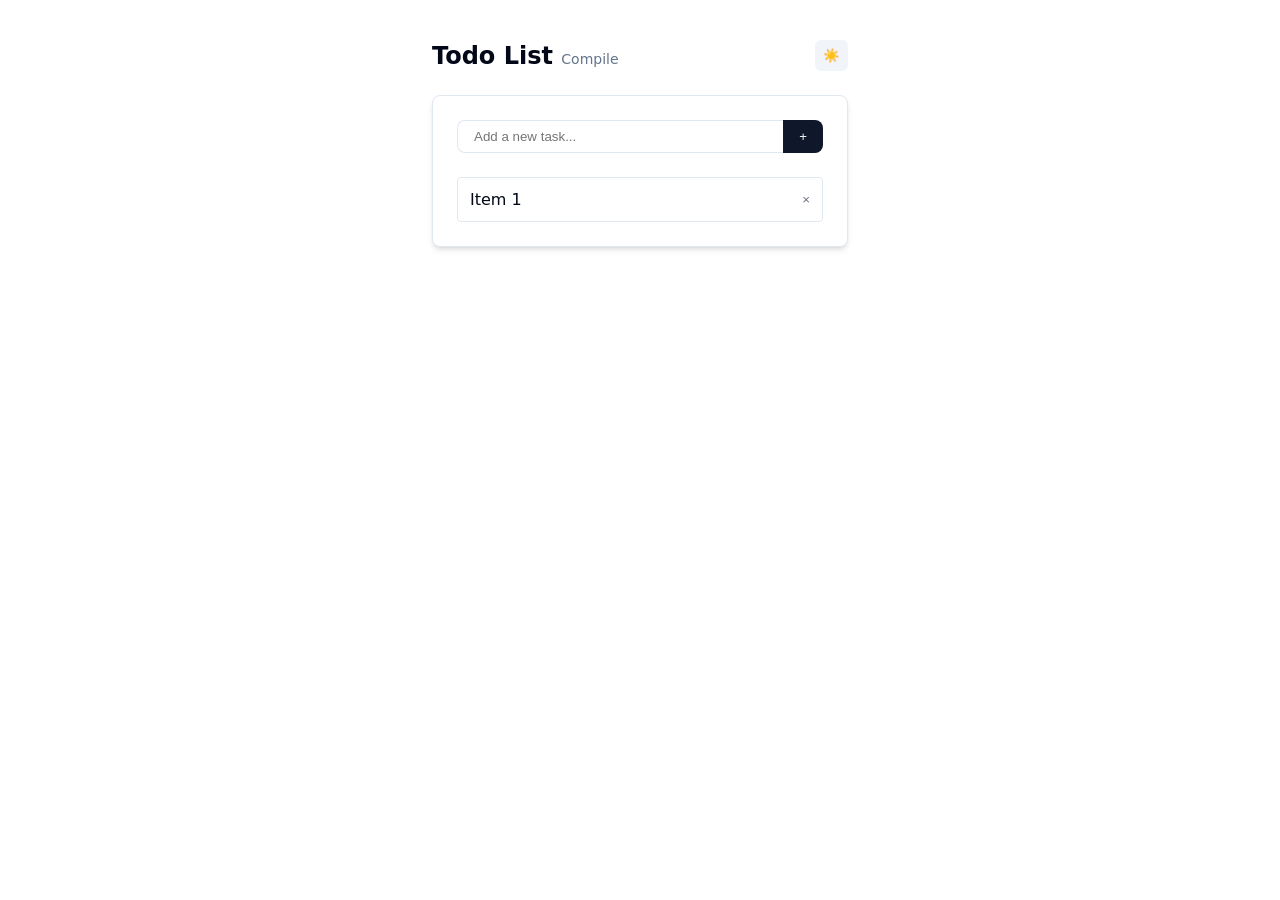
<file: compile/index.html>
<!DOCTYPE html>
<html lang="en">
  <head>
    <meta charset="UTF-8" />
    <meta name="viewport" content="width=device-width, initial-scale=1.0" />
    <title>Compile Todo List</title>
    <link rel="stylesheet" href="../shared/styles.css" />
    <script type="module" src="./usage.js"></script>
  </head>
  <body class="app">
    <div class="app-container">
      <div class="app-header">
        <h1 class="app-title">Todo List <span class="app-badge">Compile</span></h1>
        <button id="theme-toggle" class="theme-toggle">☀️</button>
      </div>

      <div class="card">
        <form id="todo-form" class="todo-form">
          <div class="todo-form-row">
            <input
              type="text"
              id="todo-input"
              placeholder="Add a new task..."
              class="todo-input"
              required
            />
            <button type="submit" class="todo-submit">+</button>
          </div>
        </form>

        <div id="todo-list" class="todo-list"></div>
      </div>
    </div>
  </body>
</html>
</file>
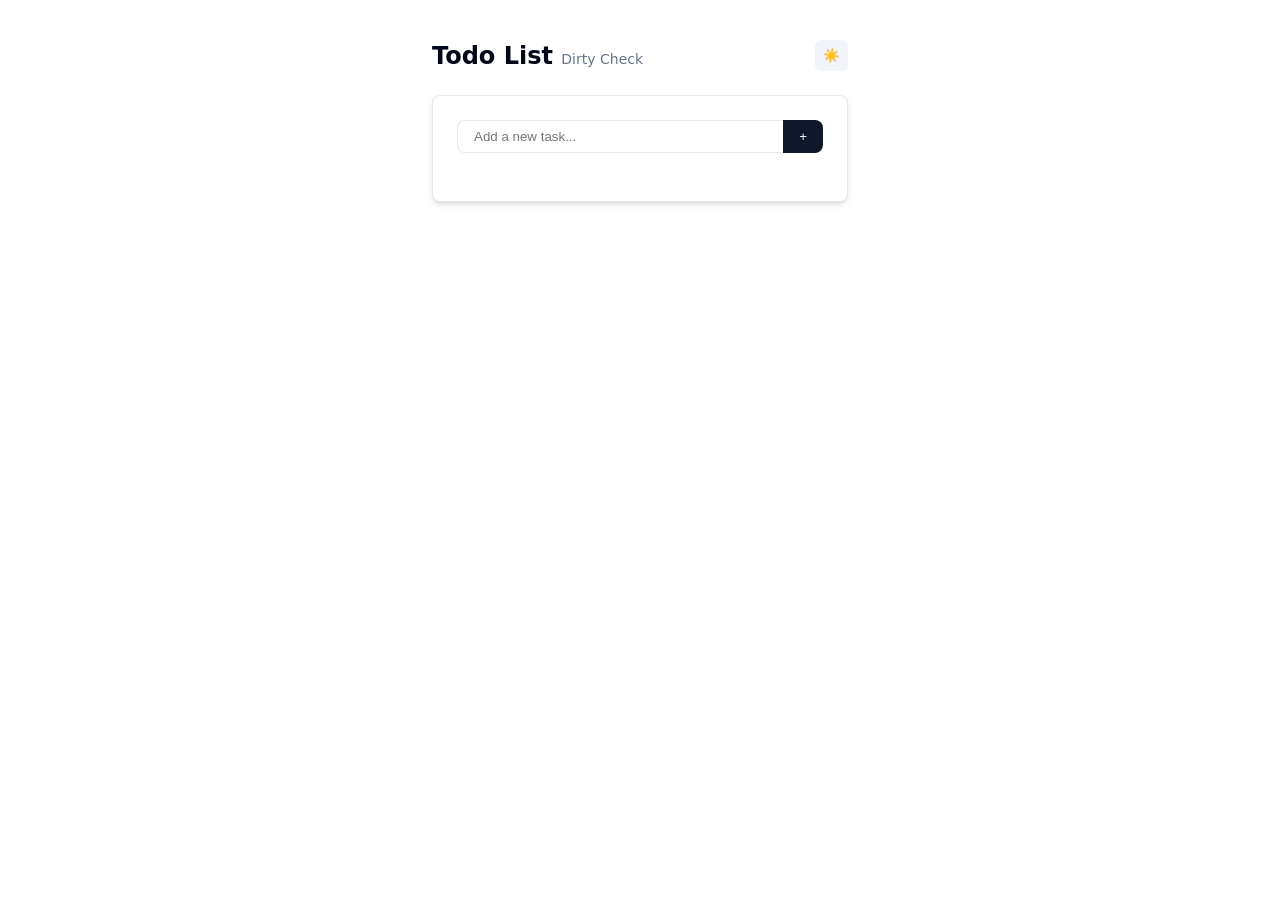
<file: dirty-check/index.html>
<!DOCTYPE html>
<html lang="en">
  <head>
    <meta charset="UTF-8" />
    <meta name="viewport" content="width=device-width, initial-scale=1.0" />
    <title>Dirty Check Todo List</title>
    <link rel="stylesheet" href="../shared/styles.css" />
    <script type="module" src="./usage.js"></script>
  </head>
  <body class="app">
    <div class="app-container">
      <div class="app-header">
        <h1 class="app-title">Todo List <span class="app-badge">Dirty Check</span></h1>
        <button id="theme-toggle" class="theme-toggle">☀️</button>
      </div>

      <div class="card">
        <form id="todo-form" class="todo-form">
          <div class="todo-form-row">
            <input
              type="text"
              id="todo-input"
              placeholder="Add a new task..."
              class="todo-input"
              required
            />
            <button type="submit" class="todo-submit">+</button>
          </div>
        </form>

        <div id="todo-list" class="todo-list"></div>
      </div>
    </div>
  </body>
</html>
</file>
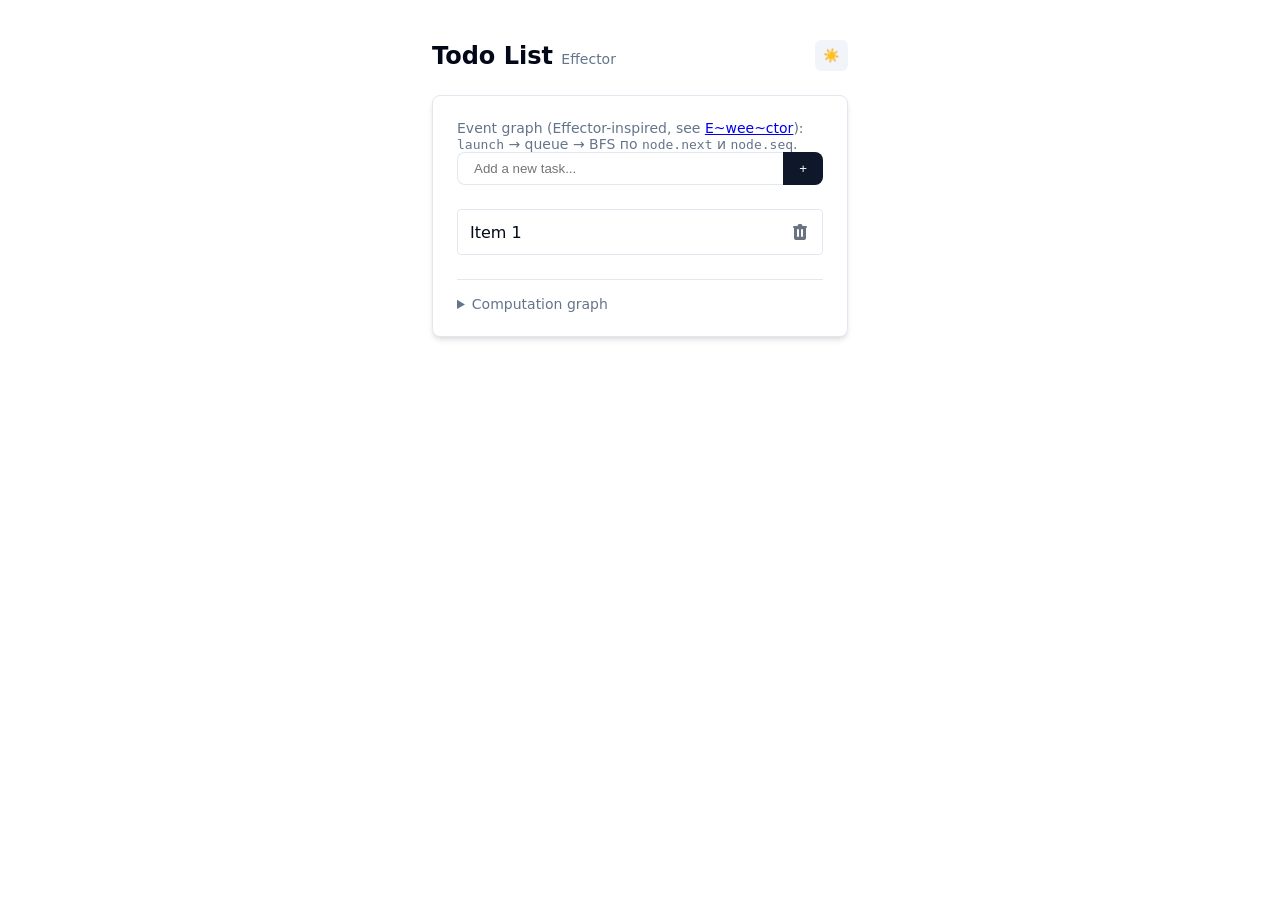
<file: effector/index.html>
<!DOCTYPE html>
<html lang="en">
  <head>
    <meta charset="UTF-8" />
    <meta name="viewport" content="width=device-width, initial-scale=1.0" />
    <title>Effector Todo List</title>
    <link rel="stylesheet" href="../shared/styles.css" />
    <script type="module" src="./usage.js"></script>
  </head>
  <body class="app">
    <div class="app-container">
      <div class="app-header">
        <h1 class="app-title">Todo List <span class="app-badge">Effector</span></h1>
        <button id="theme-toggle" class="theme-toggle">☀️</button>
      </div>

      <div class="card">
        <p class="graph-hint">
          Event graph (Effector-inspired, see
          <a href="https://dev.to/effector/e-wee-ctor-writing-tiny-effector-from-scratch-1-1kap">E~wee~ctor</a>):
          <code>launch</code> → queue → BFS по <code>node.next</code> и <code>node.seq</code>.
        </p>

        <form id="todo-form" class="todo-form">
          <div class="todo-form-row">
            <input
              type="text"
              id="todo-input"
              placeholder="Add a new task..."
              class="todo-input"
              required
            />
            <button type="submit" class="todo-submit">+</button>
          </div>
        </form>

        <div id="todo-list" class="todo-list"></div>

        <details class="graph-panel">
          <summary>Computation graph</summary>
          <pre id="graph-view" class="graph-view"></pre>
        </details>
      </div>
    </div>
  </body>
</html>
</file>
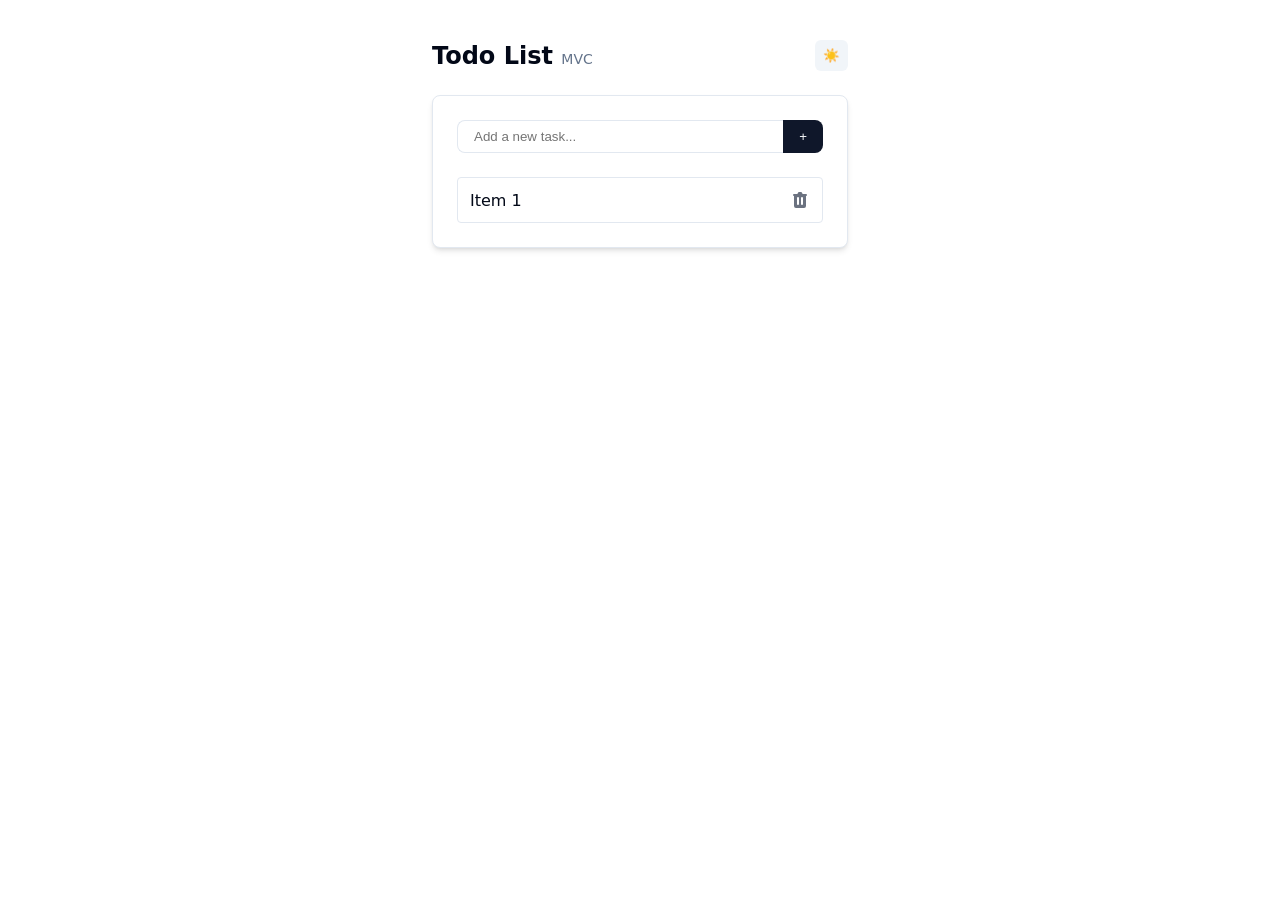
<file: mvc/index.html>
<!DOCTYPE html>
<html lang="en">
  <head>
    <meta charset="UTF-8" />
    <meta name="viewport" content="width=device-width, initial-scale=1.0" />
    <title>MVC Todo List</title>
    <link rel="stylesheet" href="../shared/styles.css" />
    <script type="module" src="./usage.js"></script>
  </head>
  <body class="app">
    <div class="app-container">
      <div class="app-header">
        <h1 class="app-title">Todo List <span class="app-badge">MVC</span></h1>
        <button id="theme-toggle" class="theme-toggle">☀️</button>
      </div>

      <div class="card">
        <form id="todo-form" class="todo-form">
          <div class="todo-form-row">
            <input
              type="text"
              id="todo-input"
              placeholder="Add a new task..."
              class="todo-input"
              required
            />
            <button type="submit" class="todo-submit">+</button>
          </div>
        </form>

        <div id="todo-list" class="todo-list"></div>
      </div>
    </div>
  </body>
</html>
</file>
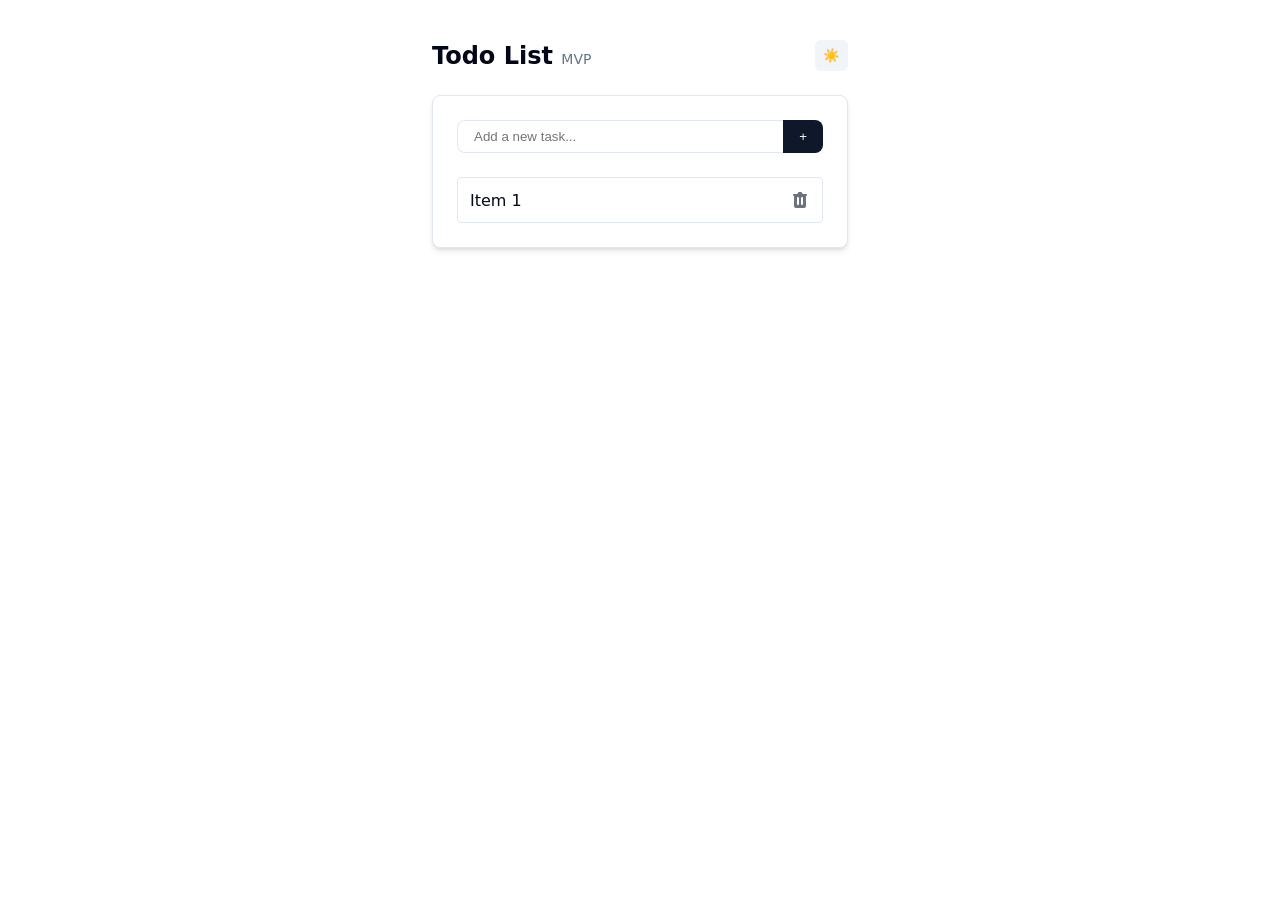
<file: mvp/index.html>
<!DOCTYPE html>
<html lang="en">
  <head>
    <meta charset="UTF-8" />
    <meta name="viewport" content="width=device-width, initial-scale=1.0" />
    <title>MVP Todo List</title>
    <link rel="stylesheet" href="../shared/styles.css" />
    <script type="module" src="./usage.js"></script>
  </head>
  <body class="app">
    <div class="app-container">
      <div class="app-header">
        <h1 class="app-title">Todo List <span class="app-badge">MVP</span></h1>
        <button id="theme-toggle" class="theme-toggle">☀️</button>
      </div>

      <div class="card">
        <form id="todo-form" class="todo-form">
          <div class="todo-form-row">
            <input
              type="text"
              id="todo-input"
              placeholder="Add a new task..."
              class="todo-input"
              required
            />
            <button type="submit" class="todo-submit">+</button>
          </div>
        </form>

        <div id="todo-list" class="todo-list"></div>
      </div>
    </div>
  </body>
</html>
</file>
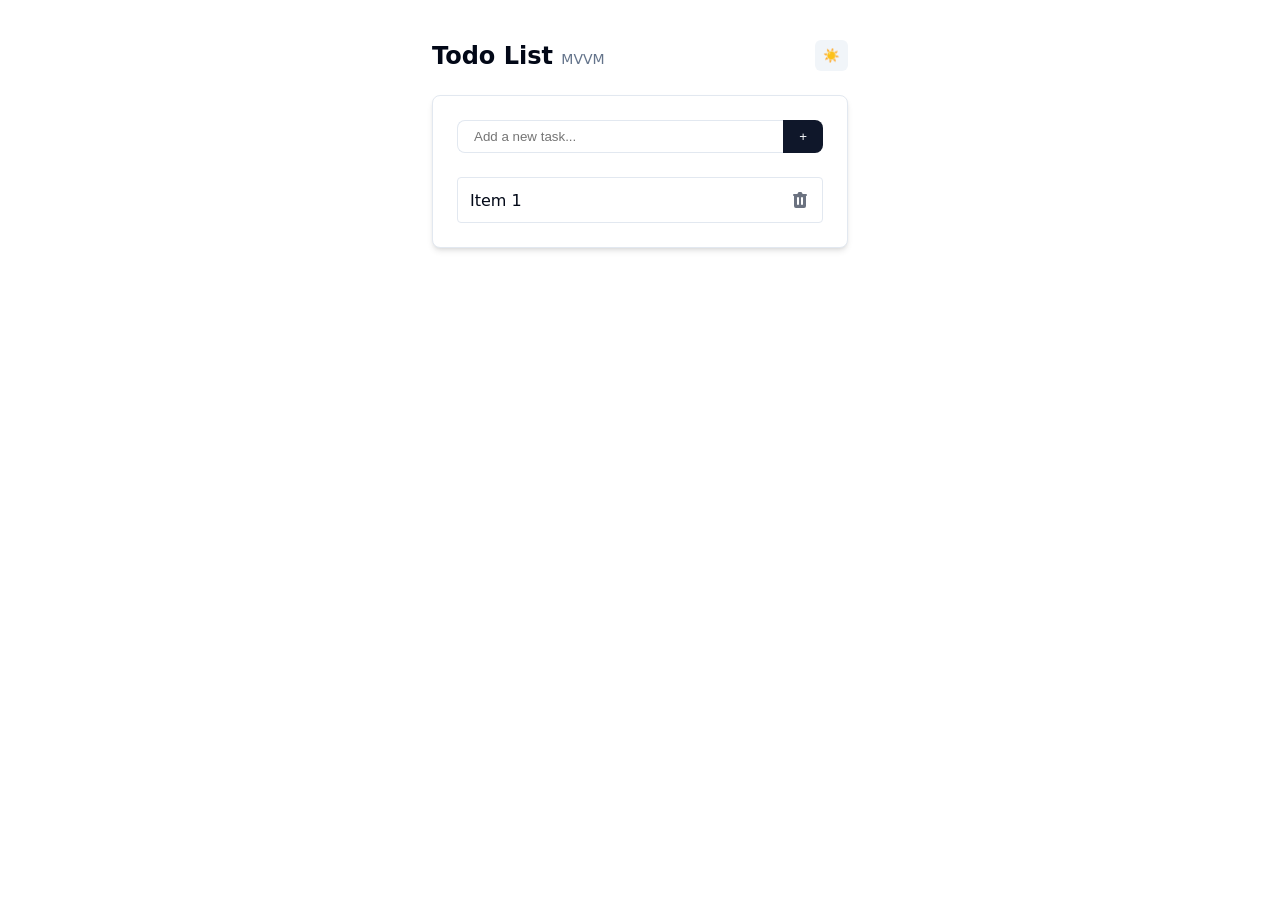
<file: mvvm/index.html>
<!DOCTYPE html>
<html lang="en">
  <head>
    <meta charset="UTF-8" />
    <meta name="viewport" content="width=device-width, initial-scale=1.0" />
    <title>MVVM Todo List</title>
    <link rel="stylesheet" href="../shared/styles.css" />
    <script type="module" src="./usage.js"></script>
  </head>
  <body class="app">
    <div class="app-container">
      <div class="app-header">
        <h1 class="app-title">Todo List <span class="app-badge">MVVM</span></h1>
        <button id="theme-toggle" class="theme-toggle">☀️</button>
      </div>

      <div class="card">
        <form id="todo-form" class="todo-form">
          <div class="todo-form-row">
            <input
              type="text"
              id="todo-input"
              placeholder="Add a new task..."
              class="todo-input"
              required
            />
            <button type="submit" class="todo-submit">+</button>
          </div>
        </form>

        <div id="todo-list" class="todo-list"></div>
      </div>
    </div>
  </body>
</html>
</file>
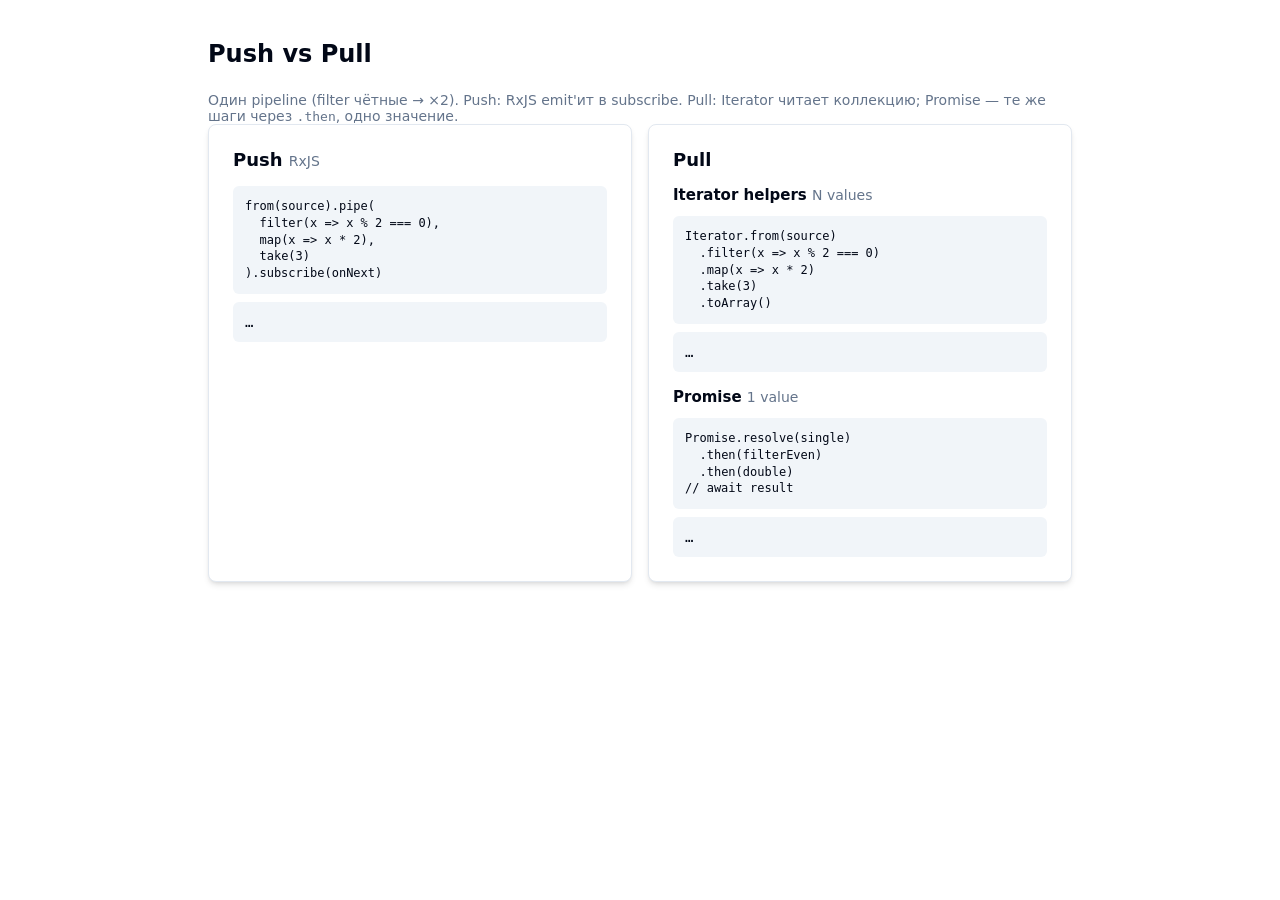
<file: push-pull/index.html>
<!DOCTYPE html>
<html lang="en">
  <head>
    <meta charset="UTF-8" />
    <meta name="viewport" content="width=device-width, initial-scale=1.0" />
    <title>Push vs Pull</title>
    <link rel="stylesheet" href="../shared/styles.css" />
    <script type="module" src="./usage.js"></script>
  </head>
  <body class="app">
    <div class="app-container app-container-wide">
      <div class="app-header">
        <h1 class="app-title">Push vs Pull</h1>
      </div>

      <p class="graph-hint">
        Один pipeline (filter чётные → ×2). Push: RxJS emit'ит в subscribe. Pull: Iterator читает
        коллекцию; Promise — те же шаги через <code>.then</code>, одно значение.
      </p>

      <div class="compare-grid">
        <section class="card compare-panel">
          <h2 class="compare-title">Push <span class="app-badge">RxJS</span></h2>
          <pre class="graph-view">from(source).pipe(
  filter(x =&gt; x % 2 === 0),
  map(x =&gt; x * 2),
  take(3)
).subscribe(onNext)</pre>
          <output id="push-output" class="compare-output">…</output>
        </section>

        <section class="card compare-panel">
          <h2 class="compare-title">Pull</h2>

          <h3 class="compare-subtitle">Iterator helpers <span class="app-badge">N values</span></h3>
          <pre class="graph-view">Iterator.from(source)
  .filter(x =&gt; x % 2 === 0)
  .map(x =&gt; x * 2)
  .take(3)
  .toArray()</pre>
          <output id="iterator-output" class="compare-output">…</output>

          <h3 class="compare-subtitle compare-spaced">Promise <span class="app-badge">1 value</span></h3>
          <pre class="graph-view">Promise.resolve(single)
  .then(filterEven)
  .then(double)
// await result</pre>
          <output id="promise-output" class="compare-output">…</output>
        </section>
      </div>
    </div>
  </body>
</html>
</file>
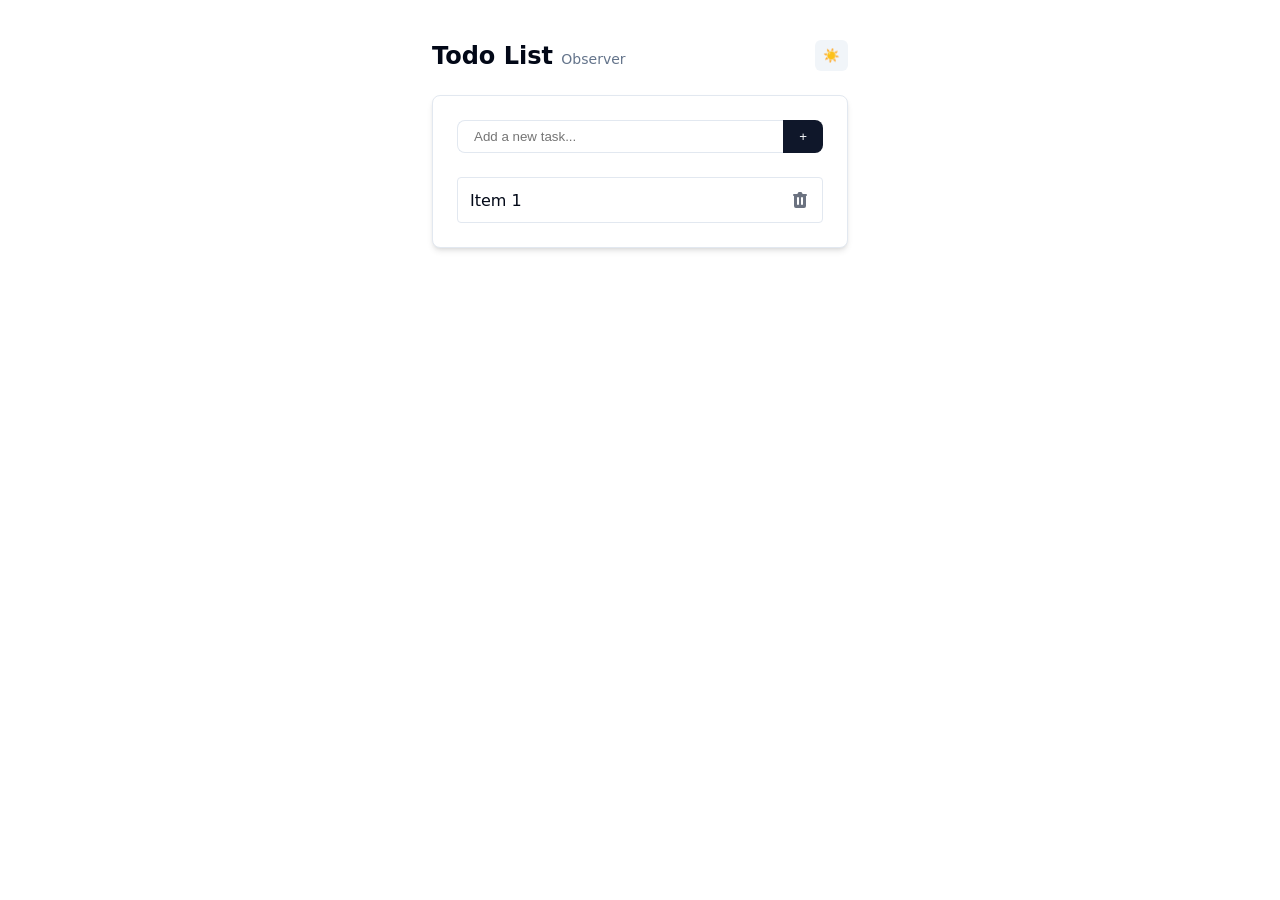
<file: rxjs/index.html>
<!DOCTYPE html>
<html lang="en">
  <head>
    <meta charset="UTF-8" />
    <meta name="viewport" content="width=device-width, initial-scale=1.0" />
    <title>Observer Todo List</title>
    <link rel="stylesheet" href="../shared/styles.css" />
    <script type="module" src="./usage.js"></script>
  </head>
  <body class="app">
    <div class="app-container">
      <div class="app-header">
        <h1 class="app-title">Todo List <span class="app-badge">Observer</span></h1>
        <button id="theme-toggle" class="theme-toggle">☀️</button>
      </div>

      <div class="card">
        <form id="todo-form" class="todo-form">
          <div class="todo-form-row">
            <input
              type="text"
              id="todo-input"
              placeholder="Add a new task..."
              class="todo-input"
              required
            />
            <button type="submit" class="todo-submit">+</button>
          </div>
        </form>

        <div id="todo-list" class="todo-list"></div>
      </div>
    </div>
  </body>
</html>
</file>
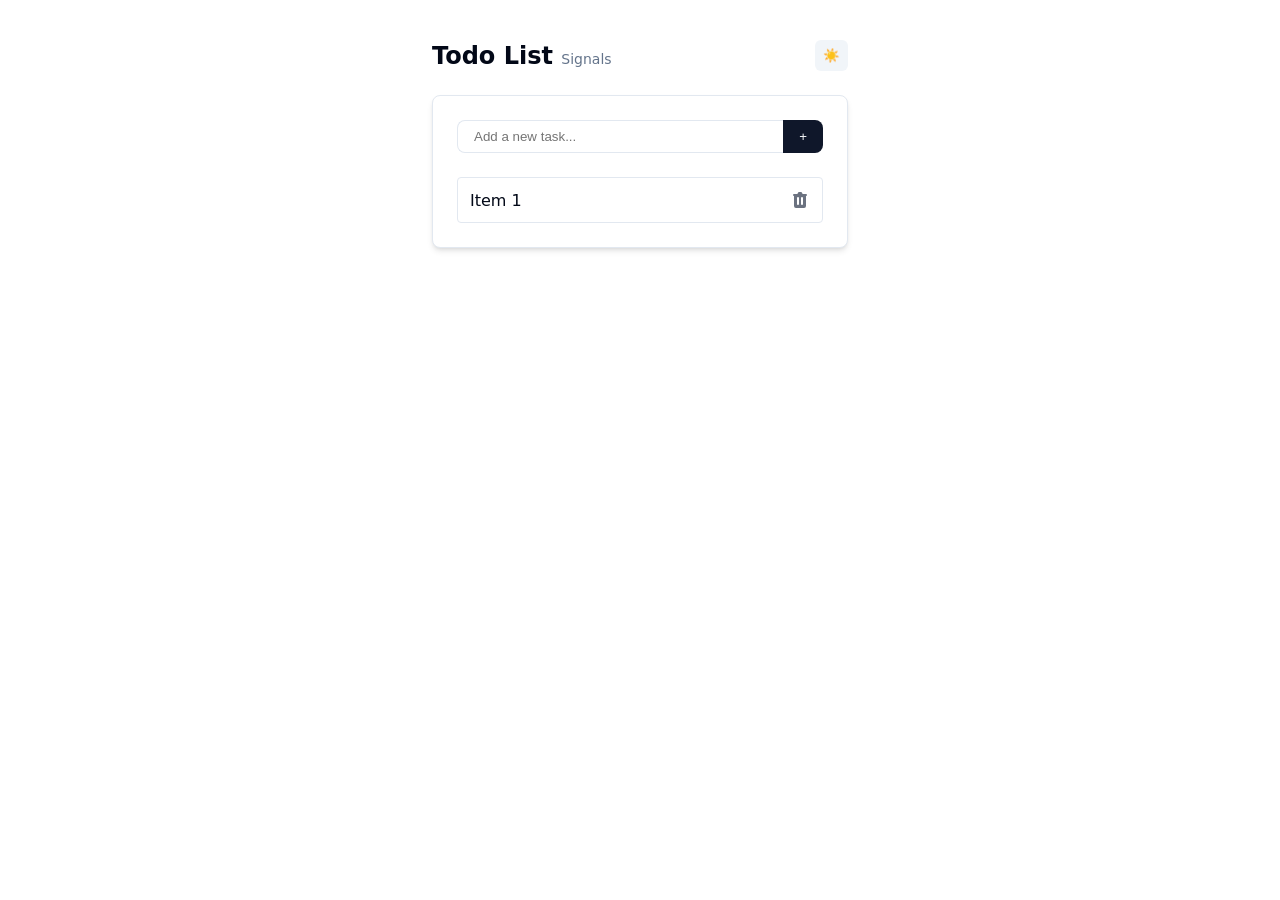
<file: signals/index.html>
<!DOCTYPE html>
<html lang="en">
  <head>
    <meta charset="UTF-8" />
    <meta name="viewport" content="width=device-width, initial-scale=1.0" />
    <title>Signals Todo List</title>
    <link rel="stylesheet" href="../shared/styles.css" />
    <script type="module" src="./usage.js"></script>
  </head>
  <body class="app">
    <div class="app-container">
      <div class="app-header">
        <h1 class="app-title">Todo List <span class="app-badge">Signals</span></h1>
        <button id="theme-toggle" class="theme-toggle">☀️</button>
      </div>

      <div class="card">
        <form id="todo-form" class="todo-form">
          <div class="todo-form-row">
            <input
              type="text"
              id="todo-input"
              placeholder="Add a new task..."
              class="todo-input"
              required
            />
            <button type="submit" class="todo-submit">+</button>
          </div>
        </form>

        <div id="todo-list" class="todo-list"></div>
      </div>
    </div>
  </body>
</html>
</file>
<file: shared/styles.css>
:root {
  --background: 0 0% 100%;
  --foreground: 222.2 84% 4.9%;
  --card: 0 0% 100%;
  --card-foreground: 222.2 84% 4.9%;
  --popover: 0 0% 100%;
  --popover-foreground: 222.2 84% 4.9%;
  --primary: 222.2 47.4% 11.2%;
  --primary-foreground: 210 40% 98%;
  --secondary: 210 40% 96.1%;
  --secondary-foreground: 222.2 47.4% 11.2%;
  --muted: 210 40% 96.1%;
  --muted-foreground: 215.4 16.3% 46.9%;
  --accent: 210 40% 96.1%;
  --accent-foreground: 222.2 47.4% 11.2%;
  --border: 214.3 31.8% 91.4%;
  --input: 214.3 31.8% 91.4%;
  --ring: 222.2 84% 4.9%;
}

.dark {
  --background: 222.2 84% 4.9%;
  --foreground: 210 40% 98%;
  --card: 222.2 84% 4.9%;
  --card-foreground: 210 40% 98%;
  --popover: 222.2 84% 4.9%;
  --popover-foreground: 210 40% 98%;
  --primary: 210 40% 98%;
  --primary-foreground: 222.2 47.4% 11.2%;
  --secondary: 217.2 32.6% 17.5%;
  --secondary-foreground: 210 40% 98%;
  --muted: 217.2 32.6% 17.5%;
  --muted-foreground: 215 20.2% 65.1%;
  --accent: 217.2 32.6% 17.5%;
  --accent-foreground: 210 40% 98%;
  --border: 217.2 32.6% 17.5%;
  --input: 217.2 32.6% 17.5%;
  --ring: 212.7 26.8% 83.9%;
}

*,
*::before,
*::after {
  box-sizing: border-box;
}

body.app {
  margin: 0;
  min-height: 100vh;
  background: hsl(var(--background));
  color: hsl(var(--foreground));
  font-family: system-ui, -apple-system, BlinkMacSystemFont, 'Segoe UI', sans-serif;
}

.app-container {
  max-width: 28rem;
  margin: 0 auto;
  padding: 1rem;
}

.app-container-wide {
  max-width: 56rem;
}

.compare-grid {
  display: grid;
  grid-template-columns: 1fr 1fr;
  gap: 1rem;
}

.compare-panel {
  margin: 0;
}

.compare-panel-header {
  display: flex;
  justify-content: space-between;
  align-items: center;
  margin-bottom: 1rem;
}

.compare-title {
  margin: 0 0 1rem;
  font-size: 1.125rem;
  font-weight: 600;
}

.compare-subtitle {
  margin: 0 0 0.5rem;
  font-size: 0.9375rem;
  font-weight: 600;
}

.compare-output {
  display: block;
  margin-top: 0.5rem;
  padding: 0.75rem;
  border-radius: 0.375rem;
  background: hsl(var(--muted));
  font-family: ui-monospace, monospace;
  font-size: 0.875rem;
}

.compare-spaced {
  margin-top: 1rem;
}

@media (max-width: 768px) {
  .compare-grid {
    grid-template-columns: 1fr;
  }

  .app-container-wide {
    max-width: 28rem;
  }
}

.app-header {
  display: flex;
  justify-content: space-between;
  align-items: center;
  margin: 1.5rem 0;
}

.app-title {
  margin: 0;
  font-size: 1.5rem;
  font-weight: 700;
}

.app-badge {
  font-size: 0.875rem;
  font-weight: 400;
  color: hsl(var(--muted-foreground));
}

.theme-toggle {
  padding: 0.5rem;
  border: none;
  border-radius: 0.375rem;
  cursor: pointer;
  background: hsl(var(--secondary));
  color: hsl(var(--secondary-foreground));
}

.card {
  padding: 1.5rem;
  border: 1px solid hsl(var(--border));
  border-radius: 0.5rem;
  background: hsl(var(--card));
  color: hsl(var(--card-foreground));
  box-shadow: 0 4px 6px -1px rgb(0 0 0 / 0.1), 0 2px 4px -2px rgb(0 0 0 / 0.1);
}

.todo-form {
  margin-bottom: 1.5rem;
}

.todo-form-row {
  display: flex;
}

.todo-input {
  flex: 1;
  padding: 0.5rem 1rem;
  border: 1px solid hsl(var(--input));
  border-right: none;
  border-radius: 0.5rem 0 0 0.5rem;
  background: transparent;
  color: inherit;
  outline: none;
  transition: box-shadow 0.15s;
}

.todo-input:focus {
  box-shadow: 0 0 0 2px hsl(var(--ring));
}

.todo-submit {
  padding: 0.5rem 1rem;
  border: none;
  border-radius: 0 0.5rem 0.5rem 0;
  cursor: pointer;
  background: hsl(var(--primary));
  color: hsl(var(--primary-foreground));
  transition: opacity 0.15s;
}

.todo-submit:hover {
  opacity: 0.9;
}

.todo-items {
  display: flex;
  flex-direction: column;
  gap: 0.5rem;
}

.todo-item {
  display: flex;
  align-items: center;
  justify-content: space-between;
  padding: 0.75rem;
  border: 1px solid hsl(var(--border));
  border-radius: 0.25rem;
}

.dark .todo-item {
  border-color: rgb(55 65 81);
  background: rgb(31 41 55);
}

.todo-delete {
  padding: 0;
  border: none;
  background: none;
  cursor: pointer;
  color: rgb(107 114 128);
  transition: color 0.15s;
}

.todo-delete:hover {
  color: rgb(239 68 68);
}

.dark .todo-delete {
  color: rgb(156 163 175);
}

.dark .todo-delete:hover {
  color: rgb(248 113 113);
}

.todo-delete-icon {
  width: 1.25rem;
  height: 1.25rem;
  display: block;
}

.graph-hint {
  margin: 0;
  flex: 1;
  font-size: 0.875rem;
  color: hsl(var(--muted-foreground));
}

.graph-hint code {
  font-size: 0.8125rem;
}

.graph-panel {
  margin-top: 1.5rem;
  padding-top: 1rem;
  border-top: 1px solid hsl(var(--border));
}

.graph-panel summary {
  cursor: pointer;
  font-size: 0.875rem;
  color: hsl(var(--muted-foreground));
}

.graph-view {
  margin: 0.75rem 0 0;
  padding: 0.75rem;
  overflow: auto;
  border-radius: 0.375rem;
  background: hsl(var(--muted));
  color: hsl(var(--foreground));
  font-size: 0.75rem;
  line-height: 1.4;
  white-space: pre-wrap;
}
</file>
